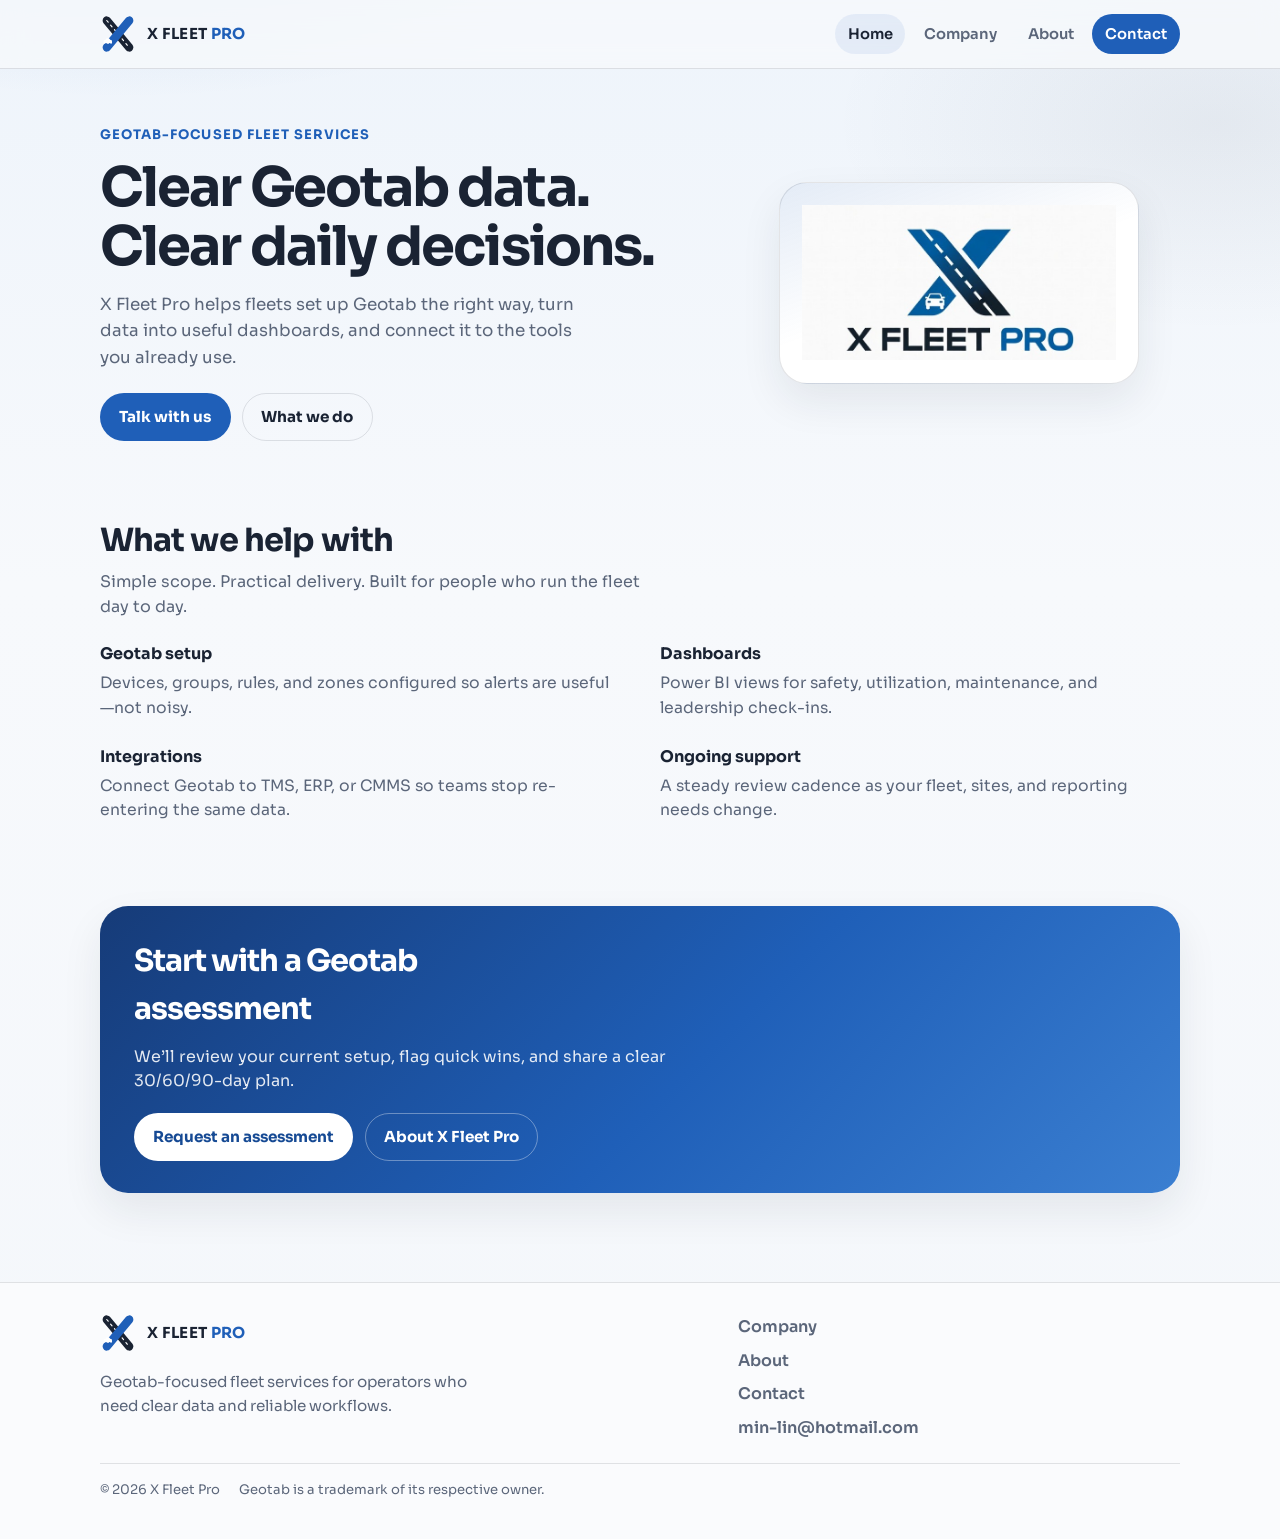
<file: index.html>
<!doctype html>
<html lang="en">
  <head>
    <meta charset="UTF-8" />
    <meta name="viewport" content="width=device-width, initial-scale=1.0" />
    <title>X Fleet Pro — Geotab fleet services</title>
    <meta
      name="description"
      content="X Fleet Pro helps fleets get clear results from Geotab: setup, dashboards, and integrations."
    />
    <meta name="theme-color" content="#1f5fb8" />
    <link rel="icon" href="./assets/logo-mark.svg" type="image/svg+xml" />
    <link rel="preconnect" href="https://fonts.googleapis.com" />
    <link rel="preconnect" href="https://fonts.gstatic.com" crossorigin />
    <link href="https://fonts.googleapis.com/css2?family=Sora:wght@400;600;700&display=swap" rel="stylesheet" />
    <link rel="stylesheet" href="./styles.css" />
  </head>
  <body>
    <a class="skip" href="#main">Skip to content</a>
    <header class="site-header" id="site-header"></header>

    <main id="main">
      <section class="hero">
        <div class="container hero-grid">
          <div>
            <p class="kicker">Geotab-focused fleet services</p>
            <h1>Clear Geotab data. Clear daily decisions.</h1>
            <p class="lede">
              X Fleet Pro helps fleets set up Geotab the right way, turn data into useful dashboards, and connect it to the tools you already use.
            </p>
            <div class="actions">
              <a class="btn btn-primary" href="./contact.html">Talk with us</a>
              <a class="btn btn-ghost" href="./company.html">What we do</a>
            </div>
          </div>
          <div class="hero-visual">
            <img src="./assets/logo.jpg" alt="X Fleet Pro logo" />
          </div>
        </div>
      </section>

      <section class="section">
        <div class="container">
          <div class="section-head">
            <h2>What we help with</h2>
            <p>Simple scope. Practical delivery. Built for people who run the fleet day to day.</p>
          </div>
          <ul class="offer-list">
            <li>
              <strong>Geotab setup</strong>
              <span>Devices, groups, rules, and zones configured so alerts are useful—not noisy.</span>
            </li>
            <li>
              <strong>Dashboards</strong>
              <span>Power BI views for safety, utilization, maintenance, and leadership check-ins.</span>
            </li>
            <li>
              <strong>Integrations</strong>
              <span>Connect Geotab to TMS, ERP, or CMMS so teams stop re-entering the same data.</span>
            </li>
            <li>
              <strong>Ongoing support</strong>
              <span>A steady review cadence as your fleet, sites, and reporting needs change.</span>
            </li>
          </ul>
        </div>
      </section>

      <section class="section">
        <div class="container">
          <div class="band">
            <h2>Start with a Geotab assessment</h2>
            <p>
              We’ll review your current setup, flag quick wins, and share a clear 30/60/90-day plan.
            </p>
            <div class="actions">
              <a class="btn btn-primary" href="./contact.html">Request an assessment</a>
              <a class="btn btn-ghost" href="./about.html">About X Fleet Pro</a>
            </div>
          </div>
        </div>
      </section>
    </main>

    <footer class="site-footer" id="site-footer"></footer>
    <script src="./script.js"></script>
  </body>
</html>
</file>
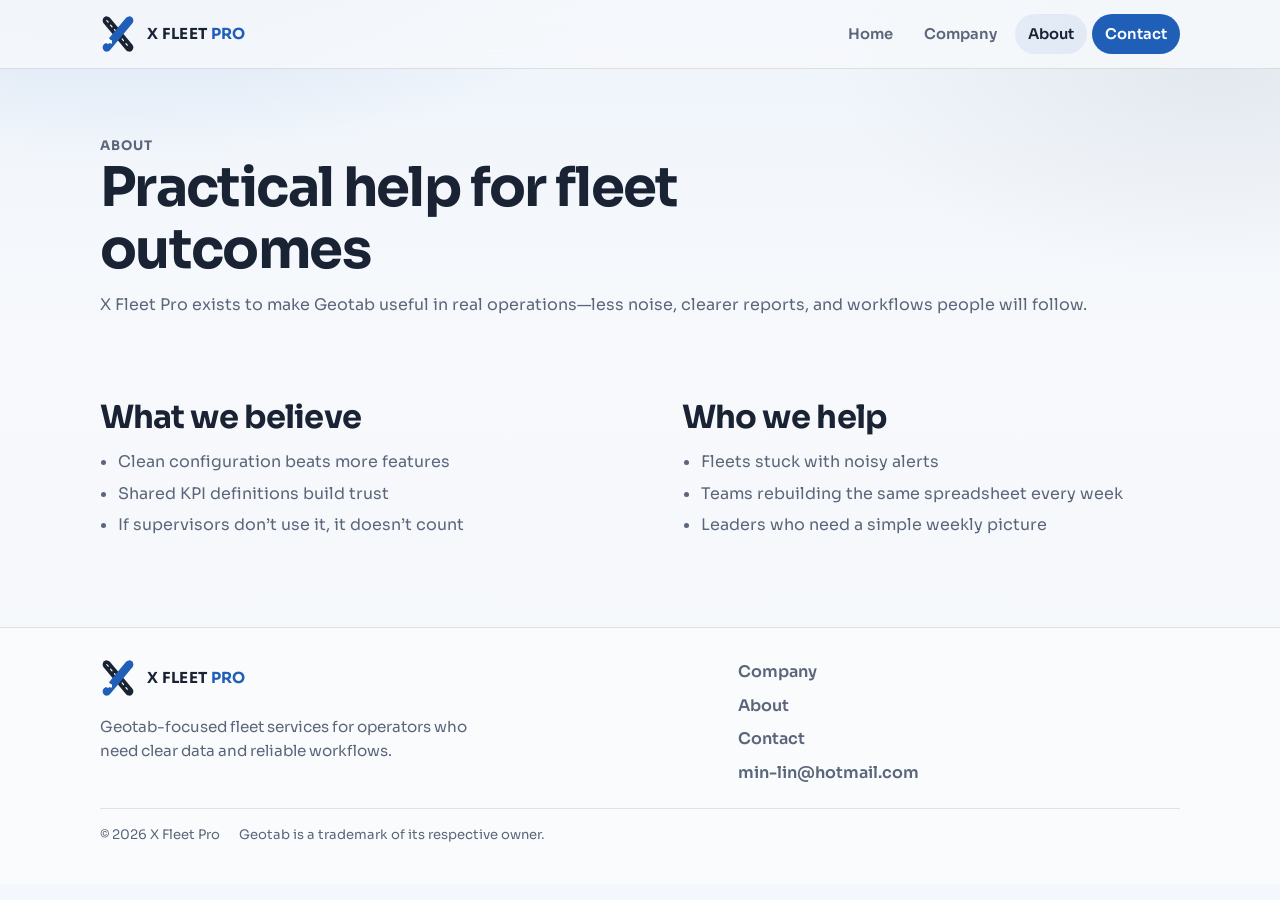
<file: about.html>
<!doctype html>
<html lang="en">
  <head>
    <meta charset="UTF-8" />
    <meta name="viewport" content="width=device-width, initial-scale=1.0" />
    <title>About — X Fleet Pro</title>
    <meta name="description" content="About X Fleet Pro: practical Geotab services for fleets that need trusted data and simple workflows." />
    <meta name="theme-color" content="#1f5fb8" />
    <link rel="icon" href="./assets/logo-mark.svg" type="image/svg+xml" />
    <link rel="preconnect" href="https://fonts.googleapis.com" />
    <link rel="preconnect" href="https://fonts.gstatic.com" crossorigin />
    <link href="https://fonts.googleapis.com/css2?family=Sora:wght@400;600;700&display=swap" rel="stylesheet" />
    <link rel="stylesheet" href="./styles.css" />
  </head>
  <body>
    <a class="skip" href="#main">Skip to content</a>
    <header class="site-header" id="site-header"></header>

    <main id="main">
      <section class="page-intro">
        <div class="container">
          <p class="kicker">About</p>
          <h1>Practical help for fleet outcomes</h1>
          <p>
            X Fleet Pro exists to make Geotab useful in real operations—less noise, clearer reports, and workflows people will follow.
          </p>
        </div>
      </section>

      <section class="section">
        <div class="container split">
          <div>
            <h2>What we believe</h2>
            <ul class="plain-list">
              <li>Clean configuration beats more features</li>
              <li>Shared KPI definitions build trust</li>
              <li>If supervisors don’t use it, it doesn’t count</li>
            </ul>
          </div>
          <div>
            <h2>Who we help</h2>
            <ul class="plain-list">
              <li>Fleets stuck with noisy alerts</li>
              <li>Teams rebuilding the same spreadsheet every week</li>
              <li>Leaders who need a simple weekly picture</li>
            </ul>
          </div>
        </div>
      </section>
    </main>

    <footer class="site-footer" id="site-footer"></footer>
    <script src="./script.js"></script>
  </body>
</html>
</file>
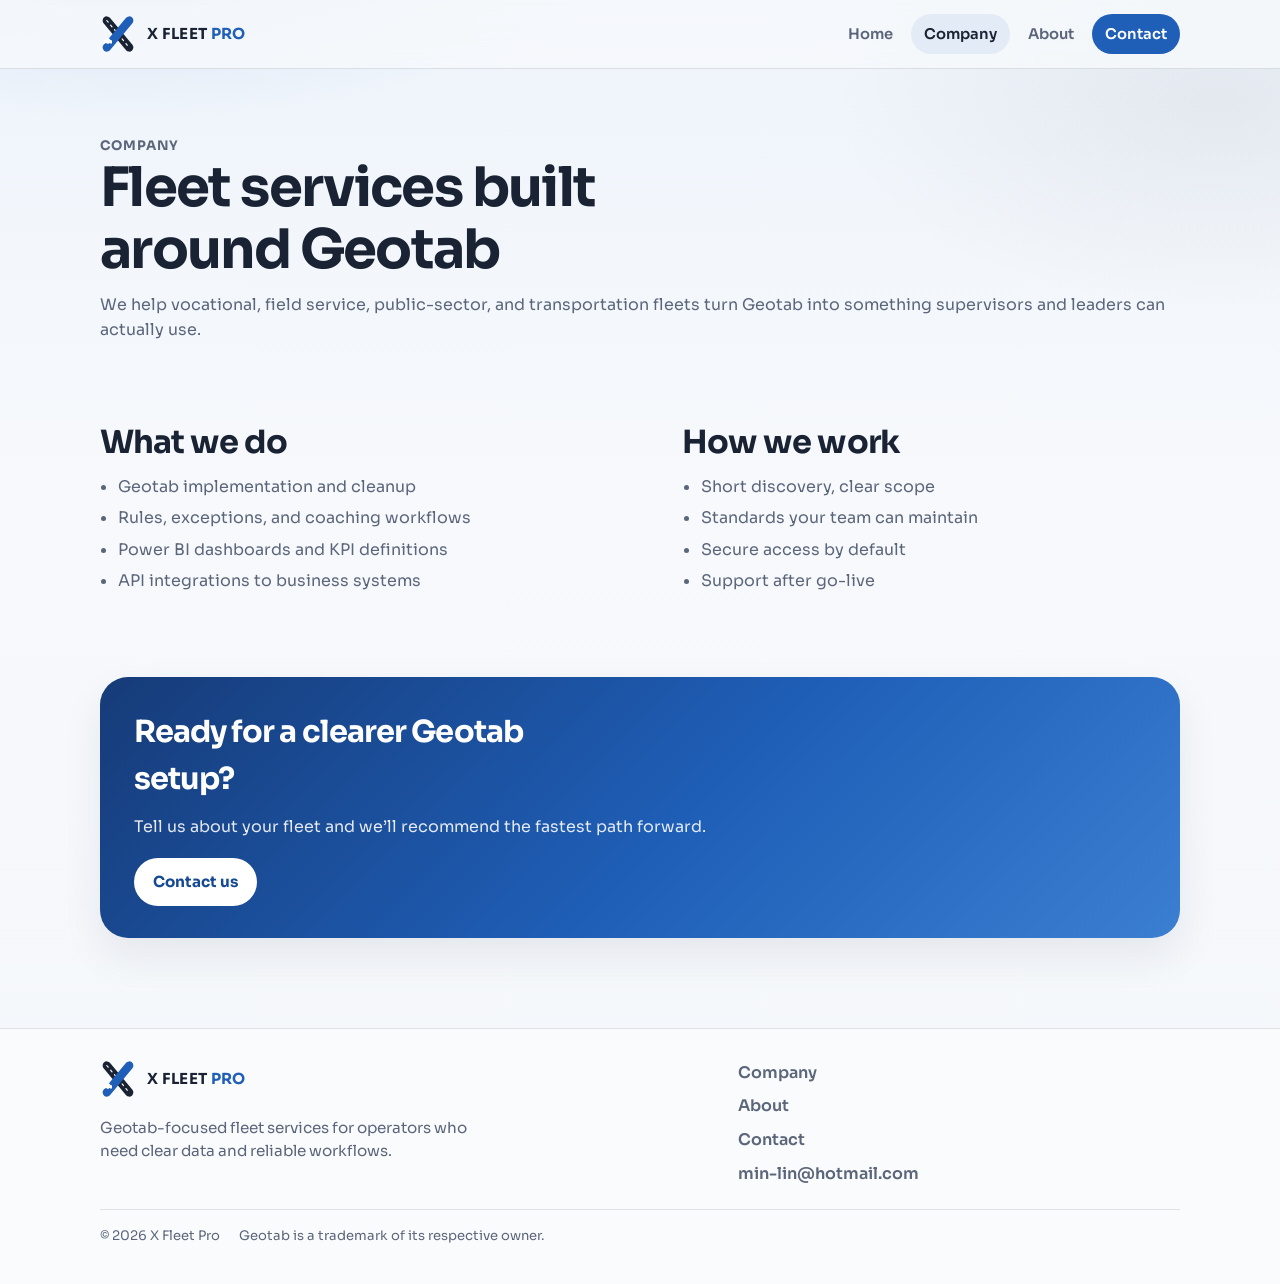
<file: company.html>
<!doctype html>
<html lang="en">
  <head>
    <meta charset="UTF-8" />
    <meta name="viewport" content="width=device-width, initial-scale=1.0" />
    <title>Company — X Fleet Pro</title>
    <meta name="description" content="X Fleet Pro is a Geotab-focused fleet services partner for setup, dashboards, and integrations." />
    <meta name="theme-color" content="#1f5fb8" />
    <link rel="icon" href="./assets/logo-mark.svg" type="image/svg+xml" />
    <link rel="preconnect" href="https://fonts.googleapis.com" />
    <link rel="preconnect" href="https://fonts.gstatic.com" crossorigin />
    <link href="https://fonts.googleapis.com/css2?family=Sora:wght@400;600;700&display=swap" rel="stylesheet" />
    <link rel="stylesheet" href="./styles.css" />
  </head>
  <body>
    <a class="skip" href="#main">Skip to content</a>
    <header class="site-header" id="site-header"></header>

    <main id="main">
      <section class="page-intro">
        <div class="container">
          <p class="kicker">Company</p>
          <h1>Fleet services built around Geotab</h1>
          <p>
            We help vocational, field service, public-sector, and transportation fleets turn Geotab into something supervisors and leaders can actually use.
          </p>
        </div>
      </section>

      <section class="section">
        <div class="container split">
          <div>
            <h2>What we do</h2>
            <ul class="plain-list">
              <li>Geotab implementation and cleanup</li>
              <li>Rules, exceptions, and coaching workflows</li>
              <li>Power BI dashboards and KPI definitions</li>
              <li>API integrations to business systems</li>
            </ul>
          </div>
          <div>
            <h2>How we work</h2>
            <ul class="plain-list">
              <li>Short discovery, clear scope</li>
              <li>Standards your team can maintain</li>
              <li>Secure access by default</li>
              <li>Support after go-live</li>
            </ul>
          </div>
        </div>
      </section>

      <section class="section">
        <div class="container">
          <div class="band">
            <h2>Ready for a clearer Geotab setup?</h2>
            <p>Tell us about your fleet and we’ll recommend the fastest path forward.</p>
            <div class="actions">
              <a class="btn btn-primary" href="./contact.html">Contact us</a>
            </div>
          </div>
        </div>
      </section>
    </main>

    <footer class="site-footer" id="site-footer"></footer>
    <script src="./script.js"></script>
  </body>
</html>
</file>
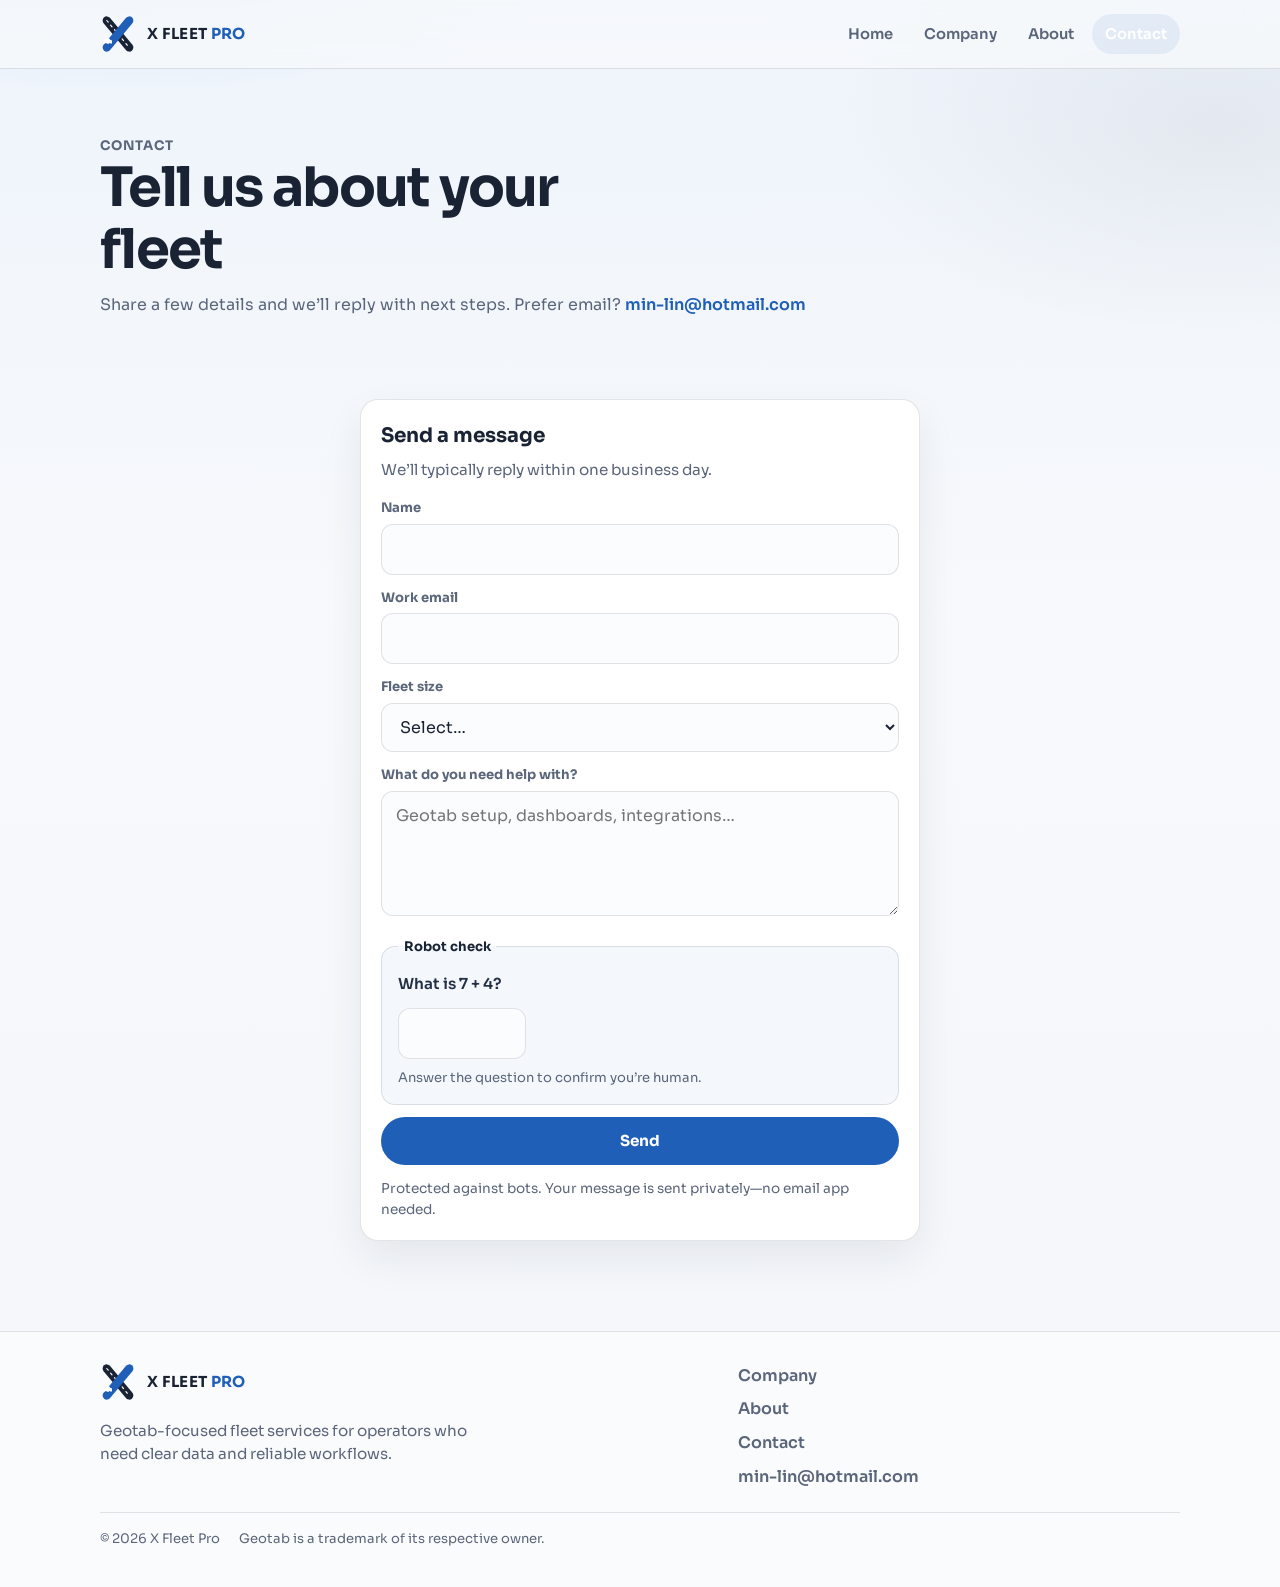
<file: contact.html>
<!doctype html>
<html lang="en">
  <head>
    <meta charset="UTF-8" />
    <meta name="viewport" content="width=device-width, initial-scale=1.0" />
    <title>Contact — X Fleet Pro</title>
    <meta name="description" content="Contact X Fleet Pro about Geotab setup, dashboards, integrations, and support." />
    <meta name="theme-color" content="#1f5fb8" />
    <link rel="icon" href="./assets/logo-mark.svg" type="image/svg+xml" />
    <link rel="preconnect" href="https://fonts.googleapis.com" />
    <link rel="preconnect" href="https://fonts.gstatic.com" crossorigin />
    <link href="https://fonts.googleapis.com/css2?family=Sora:wght@400;600;700&display=swap" rel="stylesheet" />
    <link rel="stylesheet" href="./styles.css" />
  </head>
  <body>
    <a class="skip" href="#main">Skip to content</a>
    <header class="site-header" id="site-header"></header>

    <main id="main">
      <section class="page-intro">
        <div class="container">
          <p class="kicker">Contact</p>
          <h1>Tell us about your fleet</h1>
          <p>Share a few details and we’ll reply with next steps. Prefer email? <a href="mailto:min-lin@hotmail.com">min-lin@hotmail.com</a></p>
        </div>
      </section>

      <section class="section">
        <div class="container narrow">
          <div class="form-panel">
            <h2>Send a message</h2>
            <p>We’ll typically reply within one business day.</p>
            <form class="form" id="contactForm">
              <input type="hidden" name="_subject" value="X Fleet Pro — website inquiry" />
              <input type="text" name="_honey" class="honey" tabindex="-1" autocomplete="off" aria-hidden="true" />
              <label>
                <span>Name</span>
                <input name="name" type="text" autocomplete="name" required />
              </label>
              <label>
                <span>Work email</span>
                <input name="email" type="email" autocomplete="email" required />
              </label>
              <label>
                <span>Fleet size</span>
                <select name="fleetSize" required>
                  <option value="" selected disabled>Select…</option>
                  <option>1–25</option>
                  <option>26–100</option>
                  <option>101–500</option>
                  <option>500+</option>
                </select>
              </label>
              <label>
                <span>What do you need help with?</span>
                <textarea name="message" rows="4" required placeholder="Geotab setup, dashboards, integrations…"></textarea>
              </label>
              <fieldset class="captcha-box">
                <legend>Robot check</legend>
                <label class="captcha-row">
                  <span id="captchaPrompt">What is 0 + 0?</span>
                  <input
                    id="captchaAnswer"
                    name="captchaAnswer"
                    type="text"
                    inputmode="numeric"
                    autocomplete="off"
                    required
                    aria-describedby="captchaHelp"
                  />
                </label>
                <p class="captcha-help" id="captchaHelp">Answer the question to confirm you’re human.</p>
              </fieldset>
              <button class="btn btn-primary" type="submit" id="contactSubmit">Send</button>
              <p class="note" id="contactNote">Protected against bots. Your message is sent privately—no email app needed.</p>
            </form>
          </div>
        </div>
      </section>
    </main>

    <footer class="site-footer" id="site-footer"></footer>
    <script src="./script.js"></script>
  </body>
</html>
</file>
<file: styles.css>
:root {
  --navy: #1a2333;
  --ink: #243044;
  --muted: #5b667a;
  --line: rgba(26, 35, 51, 0.12);
  --blue: #1f5fb8;
  --blue-deep: #164a94;
  --sky: #e8f1fb;
  --paper: #f7f9fc;
  --white: #ffffff;
  --shadow: 0 18px 40px rgba(26, 35, 51, 0.08);
  --radius: 18px;
  --max: 1080px;
  --font: "Sora", "Avenir Next", "Segoe UI", sans-serif;
}

*,
*::before,
*::after {
  box-sizing: border-box;
}

html {
  scroll-behavior: smooth;
}

body {
  margin: 0;
  font-family: var(--font);
  color: var(--ink);
  background:
    radial-gradient(900px 420px at 10% -10%, rgba(31, 95, 184, 0.16), transparent 60%),
    radial-gradient(700px 380px at 95% 8%, rgba(26, 35, 51, 0.06), transparent 55%),
    linear-gradient(180deg, #eef4fb 0%, var(--paper) 38%, #f4f7fb 100%);
  line-height: 1.55;
  min-height: 100vh;
}

img {
  max-width: 100%;
  display: block;
}

a {
  color: inherit;
  text-decoration: none;
}

main a:not(.btn):not(.brand) {
  color: var(--blue);
  font-weight: 600;
}

main a:not(.btn):not(.brand):hover {
  text-decoration: underline;
}

.narrow {
  max-width: 560px;
}

.container {
  width: min(var(--max), calc(100% - 2rem));
  margin-inline: auto;
}

.skip {
  position: absolute;
  left: 1rem;
  top: 1rem;
  transform: translateY(-160%);
  background: var(--white);
  border: 1px solid var(--line);
  border-radius: 999px;
  padding: 0.6rem 0.9rem;
  z-index: 100;
}

.skip:focus {
  transform: none;
}

/* Header */
.site-header {
  position: sticky;
  top: 0;
  z-index: 40;
  backdrop-filter: blur(14px);
  background: rgba(247, 249, 252, 0.82);
  border-bottom: 1px solid var(--line);
}

.header-row {
  display: flex;
  align-items: center;
  justify-content: space-between;
  gap: 1rem;
  min-height: 4.25rem;
}

.brand {
  display: inline-flex;
  align-items: center;
  gap: 0.7rem;
  font-weight: 700;
  letter-spacing: 0.02em;
}

.brand-mark {
  width: 36px;
  height: 36px;
  flex: 0 0 auto;
}

.brand-name {
  font-size: 0.95rem;
  color: var(--navy);
}

.brand-name em {
  font-style: normal;
  color: var(--blue);
}

.nav {
  display: none;
  align-items: center;
  gap: 0.35rem;
}

.nav-link {
  padding: 0.55rem 0.8rem;
  border-radius: 999px;
  color: var(--muted);
  font-size: 0.92rem;
  font-weight: 600;
}

.nav-link:hover,
.nav-link[aria-current="page"] {
  color: var(--navy);
  background: rgba(31, 95, 184, 0.08);
}

.nav-link-cta,
.mobile-link-cta {
  background: var(--blue);
  color: var(--white) !important;
}

.nav-link-cta:hover,
.mobile-link-cta:hover {
  background: var(--blue-deep);
}

.menu-btn {
  width: 2.6rem;
  height: 2.6rem;
  border-radius: 999px;
  border: 1px solid var(--line);
  background: var(--white);
  display: grid;
  place-items: center;
  cursor: pointer;
}

.menu-btn span,
.menu-btn span::before,
.menu-btn span::after {
  content: "";
  display: block;
  width: 1rem;
  height: 2px;
  background: var(--navy);
  border-radius: 2px;
  position: relative;
}

.menu-btn span::before {
  position: absolute;
  top: -5px;
}

.menu-btn span::after {
  position: absolute;
  top: 5px;
}

.mobile-nav {
  border-top: 1px solid var(--line);
  padding: 0.85rem 0 1rem;
  background: rgba(255, 255, 255, 0.92);
}

.mobile-nav .container {
  display: grid;
  gap: 0.45rem;
}

.mobile-link {
  display: block;
  padding: 0.8rem 0.95rem;
  border-radius: 14px;
  border: 1px solid var(--line);
  background: var(--white);
  font-weight: 600;
  color: var(--ink);
}

/* Hero / page intro */
.hero,
.page-intro {
  padding: 3.5rem 0 2.5rem;
}

.hero-grid {
  display: grid;
  gap: 2rem;
  align-items: center;
}

.kicker {
  margin: 0 0 0.85rem;
  color: var(--blue);
  font-size: 0.82rem;
  font-weight: 700;
  letter-spacing: 0.08em;
  text-transform: uppercase;
}

h1 {
  margin: 0;
  font-size: clamp(2.1rem, 5vw, 3.4rem);
  line-height: 1.08;
  letter-spacing: -0.035em;
  color: var(--navy);
  max-width: 14ch;
}

.lede {
  margin: 1rem 0 0;
  max-width: 42ch;
  color: var(--muted);
  font-size: 1.05rem;
}

.actions {
  margin-top: 1.4rem;
  display: flex;
  flex-wrap: wrap;
  gap: 0.7rem;
}

.btn {
  display: inline-flex;
  align-items: center;
  justify-content: center;
  min-height: 2.9rem;
  padding: 0.7rem 1.15rem;
  border-radius: 999px;
  border: 1px solid transparent;
  font: inherit;
  font-weight: 700;
  font-size: 0.95rem;
  cursor: pointer;
}

.btn-primary {
  background: var(--blue);
  color: var(--white);
}

.btn-primary:hover {
  background: var(--blue-deep);
}

.btn-ghost {
  background: transparent;
  border-color: var(--line);
  color: var(--navy);
}

.btn-ghost:hover {
  background: rgba(31, 95, 184, 0.06);
}

.hero-visual {
  justify-self: center;
  width: min(100%, 360px);
  padding: 1.4rem;
  border-radius: 28px;
  background:
    linear-gradient(160deg, rgba(31, 95, 184, 0.12), transparent 50%),
    var(--white);
  border: 1px solid var(--line);
  box-shadow: var(--shadow);
}

.hero-visual img {
  width: 100%;
  height: auto;
  margin-inline: auto;
}

/* Sections */
.section {
  padding: 2.6rem 0;
}

.section-head {
  max-width: 46ch;
  margin-bottom: 1.4rem;
}

.section-head h2,
.page-intro h1,
.split h2 {
  margin: 0;
  color: var(--navy);
  letter-spacing: -0.03em;
  line-height: 1.15;
}

.section-head h2,
.split h2 {
  font-size: clamp(1.55rem, 3vw, 2rem);
}

.section-head p,
.split > p,
.page-intro p {
  margin: 0.7rem 0 0;
  color: var(--muted);
}

.offer-list {
  list-style: none;
  margin: 0;
  padding: 0;
  display: grid;
  gap: 1.25rem;
}

.offer-list li {
  padding: 0;
}

.offer-list strong {
  display: block;
  color: var(--navy);
  margin-bottom: 0.25rem;
}

.offer-list span {
  color: var(--muted);
  font-size: 0.98rem;
}

.band {
  background: linear-gradient(135deg, #163b78, #1f5fb8 55%, #3b7fd1);
  color: var(--white);
  border-radius: 28px;
  padding: 1.6rem 1.5rem;
  box-shadow: var(--shadow);
}

.band h2 {
  margin: 0;
  font-size: clamp(1.4rem, 3vw, 1.9rem);
  letter-spacing: -0.03em;
  max-width: 18ch;
}

.band p {
  margin: 0.75rem 0 0;
  max-width: 48ch;
  color: rgba(255, 255, 255, 0.88);
}

.band .actions {
  margin-top: 1.15rem;
}

.band .btn-primary {
  background: var(--white);
  color: var(--blue-deep);
}

.band .btn-ghost {
  border-color: rgba(255, 255, 255, 0.35);
  color: var(--white);
}

.split {
  display: grid;
  gap: 1.4rem;
}

.plain-list {
  margin: 0.9rem 0 0;
  padding-left: 1.15rem;
  color: var(--muted);
}

.plain-list li + li {
  margin-top: 0.4rem;
}

/* Contact form — interactive card allowed */
.form-panel {
  background: var(--white);
  border: 1px solid var(--line);
  border-radius: var(--radius);
  padding: 1.25rem;
  box-shadow: var(--shadow);
}

.form-panel h2 {
  margin: 0;
  font-size: 1.25rem;
  color: var(--navy);
}

.form-panel > p {
  margin: 0.45rem 0 0;
  color: var(--muted);
  font-size: 0.95rem;
}

.form {
  margin-top: 1rem;
  display: grid;
  gap: 0.8rem;
}

label span {
  display: block;
  margin-bottom: 0.35rem;
  font-size: 0.82rem;
  font-weight: 700;
  color: var(--muted);
}

input,
select,
textarea {
  width: 100%;
  border: 1px solid var(--line);
  border-radius: 12px;
  padding: 0.75rem 0.85rem;
  font: inherit;
  color: var(--navy);
  background: #fbfcfe;
}

input:focus,
select:focus,
textarea:focus {
  outline: 3px solid rgba(31, 95, 184, 0.18);
  border-color: rgba(31, 95, 184, 0.45);
}

.note {
  margin: 0;
  font-size: 0.85rem;
  color: var(--muted);
}

.note-ok {
  color: #1a7a45;
  font-weight: 600;
}

.note-error {
  color: #b42318;
  font-weight: 600;
}

.honey {
  position: absolute;
  left: -9999px;
  width: 1px;
  height: 1px;
  opacity: 0;
  pointer-events: none;
}

.captcha-box {
  margin: 0;
  padding: 0.95rem 1rem;
  border: 1px solid var(--line);
  border-radius: 14px;
  background: #f4f8fd;
}

.captcha-box legend {
  padding: 0 0.35rem;
  font-size: 0.82rem;
  font-weight: 700;
  color: var(--navy);
}

.captcha-row {
  display: grid;
  gap: 0.45rem;
}

.captcha-row span {
  font-size: 0.95rem;
  font-weight: 600;
  color: var(--ink);
}

.captcha-row input {
  max-width: 8rem;
}

.captcha-help {
  margin: 0.55rem 0 0;
  font-size: 0.82rem;
  color: var(--muted);
}

/* Footer */
.site-footer {
  margin-top: 3rem;
  border-top: 1px solid var(--line);
  padding: 2rem 0 2.4rem;
  background: rgba(255, 255, 255, 0.55);
}

.footer-row {
  display: grid;
  gap: 1.25rem;
}

.footer-text {
  margin: 0.7rem 0 0;
  max-width: 36ch;
  color: var(--muted);
  font-size: 0.95rem;
}

.footer-links {
  display: grid;
  gap: 0.55rem;
  align-content: start;
}

.footer-links a {
  color: var(--muted);
  font-weight: 600;
}

.footer-links a:hover {
  color: var(--blue);
}

.footer-meta {
  margin-top: 1.4rem;
  padding-top: 1rem;
  border-top: 1px solid var(--line);
  display: flex;
  flex-wrap: wrap;
  gap: 0.7rem 1.2rem;
  color: var(--muted);
  font-size: 0.82rem;
}

@media (min-width: 840px) {
  .nav {
    display: flex;
  }

  .menu-btn {
    display: none;
  }

  .hero-grid {
    grid-template-columns: 1.15fr 0.85fr;
    gap: 2.5rem;
  }

  .offer-list {
    grid-template-columns: 1fr 1fr;
    column-gap: 2.5rem;
    row-gap: 1.5rem;
  }

  .split {
    grid-template-columns: 1.05fr 0.95fr;
    gap: 2rem;
    align-items: start;
  }

  .footer-row {
    grid-template-columns: 1.4fr 1fr;
    align-items: start;
  }

  .band {
    padding: 2rem 2.1rem;
  }
}
</file>
